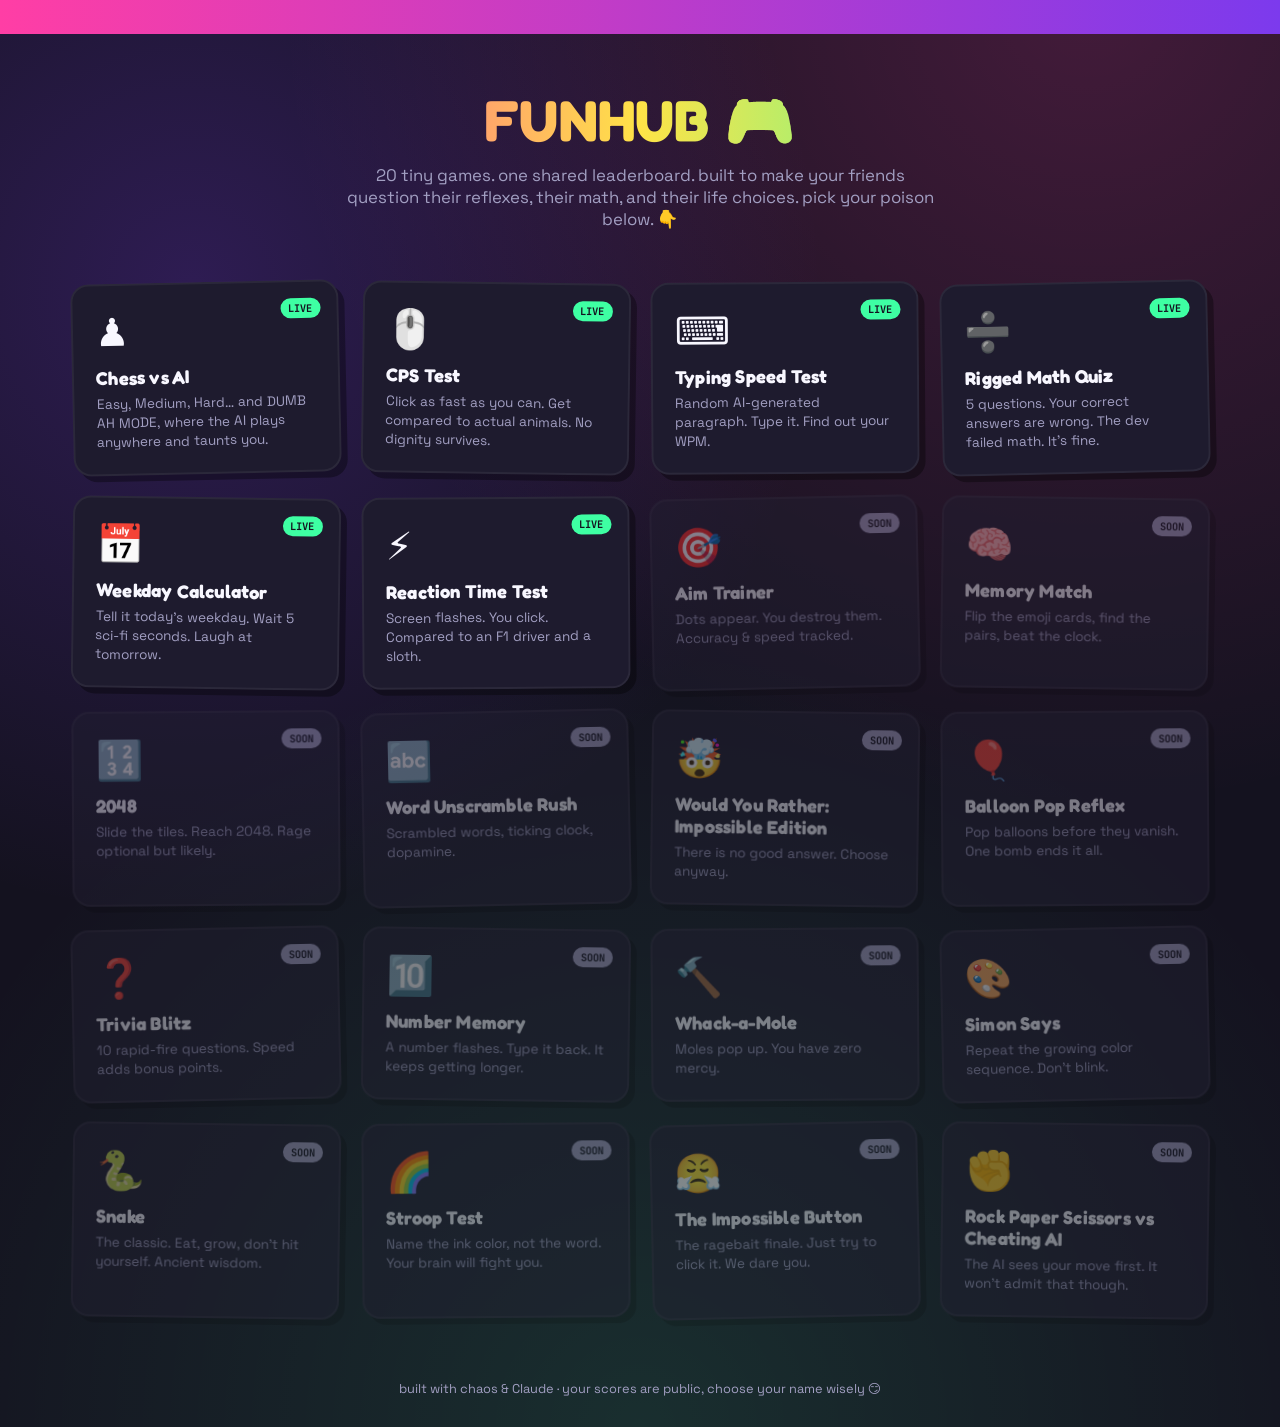
<file: index.html>
<!DOCTYPE html>
<html lang="en">
<head>
<meta charset="UTF-8">
<meta name="viewport" content="width=device-width, initial-scale=1.0">
<title>FunHub 🎮 — 20 games, 1 leaderboard, 0 chill</title>
<link rel="stylesheet" href="styles.css">
</head>
<body>

<div class="ticker">
  <div class="ticker__track mono">
    🏆 SCORES ARE SHARED — EVERYONE SEES YOUR SHAME &nbsp;•&nbsp; ♟️ CHESS AI NOW CHEATS ON PURPOSE &nbsp;•&nbsp; 📅 WEEKDAY CALCULATOR CONSULTS NASA &nbsp;•&nbsp; ➗ MATH QUIZ RIGGED BY DESIGN &nbsp;•&nbsp; 🖱️ CLICK FASTER THAN A SLOTH, PLEASE &nbsp;•&nbsp; 🏆 SCORES ARE SHARED — EVERYONE SEES YOUR SHAME &nbsp;•&nbsp; ♟️ CHESS AI NOW CHEATS ON PURPOSE &nbsp;•&nbsp; 📅 WEEKDAY CALCULATOR CONSULTS NASA &nbsp;•&nbsp; ➗ MATH QUIZ RIGGED BY DESIGN &nbsp;•&nbsp; 🖱️ CLICK FASTER THAN A SLOTH, PLEASE &nbsp;•&nbsp;
  </div>
</div>

<div class="hero">
  <h1>FUNHUB 🎮</h1>
  <p>20 tiny games. one shared leaderboard. built to make your friends question their reflexes, their math, and their life choices. pick your poison below. 👇</p>
</div>

<div class="grid" id="grid"></div>

<footer>built with chaos & Claude · your scores are public, choose your name wisely 😏</footer>

<script>
  const games = [
    { slug: "chess",       emoji: "♟️", title: "Chess vs AI", desc: "Easy, Medium, Hard… and DUMB AH MODE, where the AI plays anywhere and taunts you.", live: true },
    { slug: "cps",         emoji: "🖱️", title: "CPS Test", desc: "Click as fast as you can. Get compared to actual animals. No dignity survives.", live: true },
    { slug: "typing",      emoji: "⌨️", title: "Typing Speed Test", desc: "Random AI-generated paragraph. Type it. Find out your WPM.", live: true },
    { slug: "mathquiz",    emoji: "➗", title: "Rigged Math Quiz", desc: "5 questions. Your correct answers are wrong. The dev failed math. It's fine.", live: true },
    { slug: "weekday",     emoji: "📅", title: "Weekday Calculator", desc: "Tell it today's weekday. Wait 5 sci-fi seconds. Laugh at tomorrow.", live: true },
    { slug: "reaction",    emoji: "⚡", title: "Reaction Time Test", desc: "Screen flashes. You click. Compared to an F1 driver and a sloth.", live: true },
    { slug: "aim",         emoji: "🎯", title: "Aim Trainer", desc: "Dots appear. You destroy them. Accuracy & speed tracked.", live: false },
    { slug: "memory",      emoji: "🧠", title: "Memory Match", desc: "Flip the emoji cards, find the pairs, beat the clock.", live: false },
    { slug: "2048",        emoji: "🔢", title: "2048", desc: "Slide the tiles. Reach 2048. Rage optional but likely.", live: false },
    { slug: "unscramble",  emoji: "🔤", title: "Word Unscramble Rush", desc: "Scrambled words, ticking clock, dopamine.", live: false },
    { slug: "wouldyourather", emoji: "🤯", title: "Would You Rather: Impossible Edition", desc: "There is no good answer. Choose anyway.", live: false },
    { slug: "balloon",     emoji: "🎈", title: "Balloon Pop Reflex", desc: "Pop balloons before they vanish. One bomb ends it all.", live: false },
    { slug: "trivia",      emoji: "❓", title: "Trivia Blitz", desc: "10 rapid-fire questions. Speed adds bonus points.", live: false },
    { slug: "numbermemory",emoji: "🔟", title: "Number Memory", desc: "A number flashes. Type it back. It keeps getting longer.", live: false },
    { slug: "whackamole",  emoji: "🔨", title: "Whack-a-Mole", desc: "Moles pop up. You have zero mercy.", live: false },
    { slug: "simonsays",   emoji: "🎨", title: "Simon Says", desc: "Repeat the growing color sequence. Don't blink.", live: false },
    { slug: "snake",       emoji: "🐍", title: "Snake", desc: "The classic. Eat, grow, don't hit yourself. Ancient wisdom.", live: false },
    { slug: "stroop",      emoji: "🌈", title: "Stroop Test", desc: "Name the ink color, not the word. Your brain will fight you.", live: false },
    { slug: "impossiblebutton", emoji: "😤", title: "The Impossible Button", desc: "The ragebait finale. Just try to click it. We dare you.", live: false },
    { slug: "rpsai",       emoji: "✊", title: "Rock Paper Scissors vs Cheating AI", desc: "The AI sees your move first. It won't admit that though.", live: false },
  ];

  const grid = document.getElementById("grid");
  grid.innerHTML = games.map(g => `
    <a class="card ${g.live ? "" : "disabled"}" ${g.live ? `href="games/${g.slug}/index.html"` : "tabindex='-1'"}>
      <span class="tag ${g.live ? "" : "soon"}">${g.live ? "LIVE" : "SOON"}</span>
      <span class="emoji">${g.emoji}</span>
      <h3>${g.title}</h3>
      <p>${g.desc}</p>
    </a>
  `).join("");
</script>

</body>
</html>
</file>
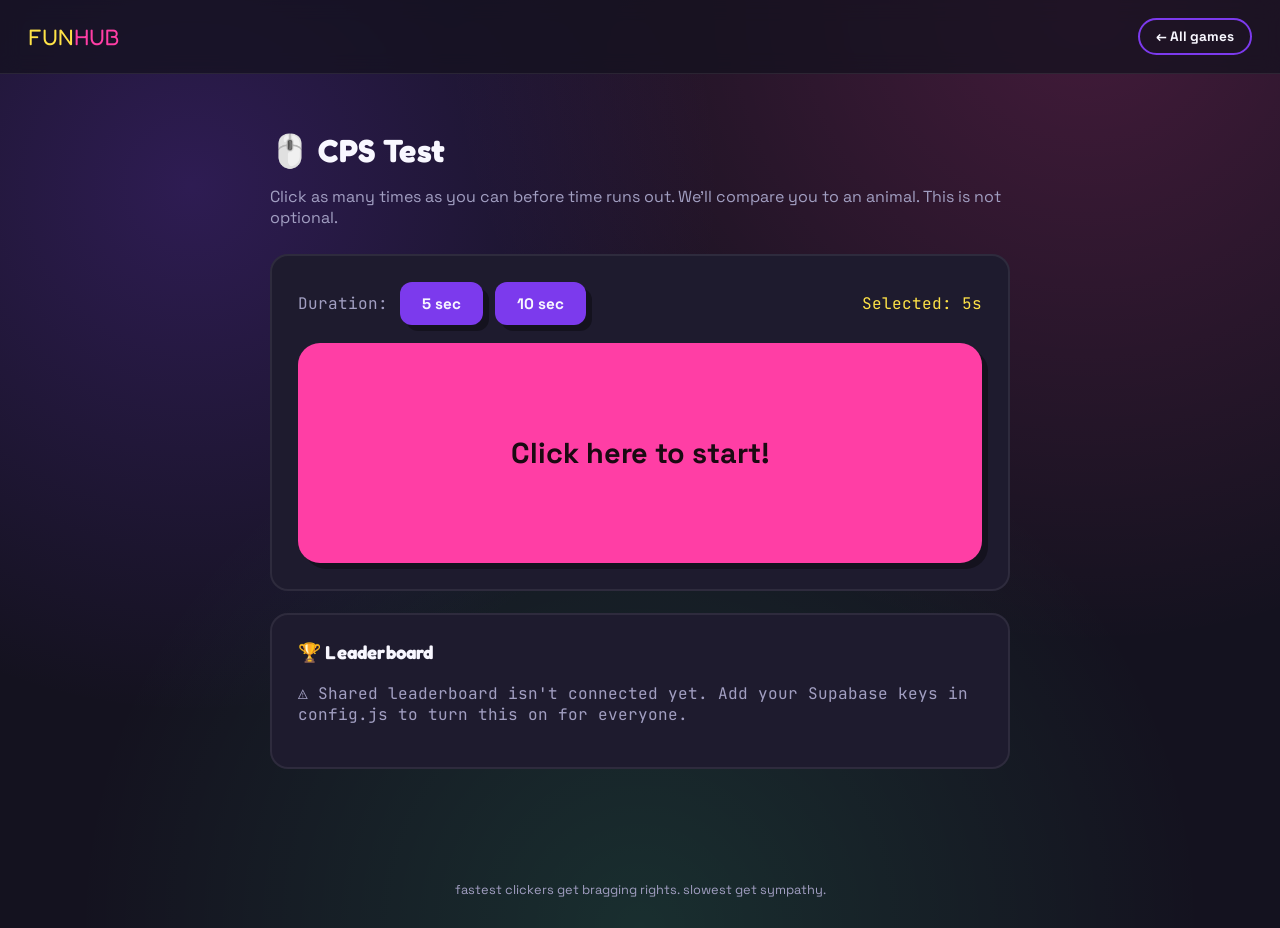
<file: games/cps/index.html>
<!DOCTYPE html>
<html lang="en">
<head>
<meta charset="UTF-8">
<meta name="viewport" content="width=device-width, initial-scale=1.0">
<title>CPS Test 🖱️ — FunHub</title>
<link rel="stylesheet" href="../../styles.css">
</head>
<body>

<div class="topbar">
  <div class="logo">FUN<span>HUB</span></div>
  <a class="back" href="../../index.html">← All games</a>
</div>

<div class="game-wrap">
  <h1>🖱️ CPS Test</h1>
  <p class="sub">Click as many times as you can before time runs out. We'll compare you to an animal. This is not optional.</p>

  <div class="panel">
    <div style="display:flex; gap:12px; margin-bottom:18px; flex-wrap:wrap; align-items:center;">
      <span class="mono" style="color:var(--muted)">Duration:</span>
      <button class="btn btn-purple" id="dur5">5 sec</button>
      <button class="btn btn-purple" id="dur10">10 sec</button>
      <span class="mono" id="durLabel" style="margin-left:auto; color:var(--yellow);">Selected: 5s</span>
    </div>

    <button id="clickBox" class="btn btn-pink" style="width:100%; height:220px; font-size:1.8rem; border-radius:22px;">
      Click here to start!
    </button>

    <div id="resultBox" style="display:none; text-align:center; margin-top:20px;">
      <h2 id="cpsResult" class="display" style="color:var(--yellow); font-size:2.4rem; margin:6px 0;"></h2>
      <p id="animalResult" style="font-size:1.3rem; margin:0 0 16px;"></p>
      <div style="display:flex; gap:10px; justify-content:center; flex-wrap:wrap;">
        <input type="text" id="nameInput" placeholder="Your name" maxlength="20">
        <button class="btn btn-mint" id="submitBtn">Submit to leaderboard</button>
        <button class="btn btn-purple" id="retryBtn">Try again</button>
      </div>
      <p id="submitStatus" class="mono" style="color:var(--muted); margin-top:8px;"></p>
    </div>
  </div>

  <div class="panel">
    <h3 style="margin-top:0;">🏆 Leaderboard</h3>
    <div class="leaderboard" id="leaderboard"></div>
  </div>
</div>

<footer>fastest clickers get bragging rights. slowest get sympathy.</footer>

<script src="../../config.js"></script>
<script src="../../js/leaderboard.js"></script>
<script src="cps.js"></script>
</body>
</html>
</file>
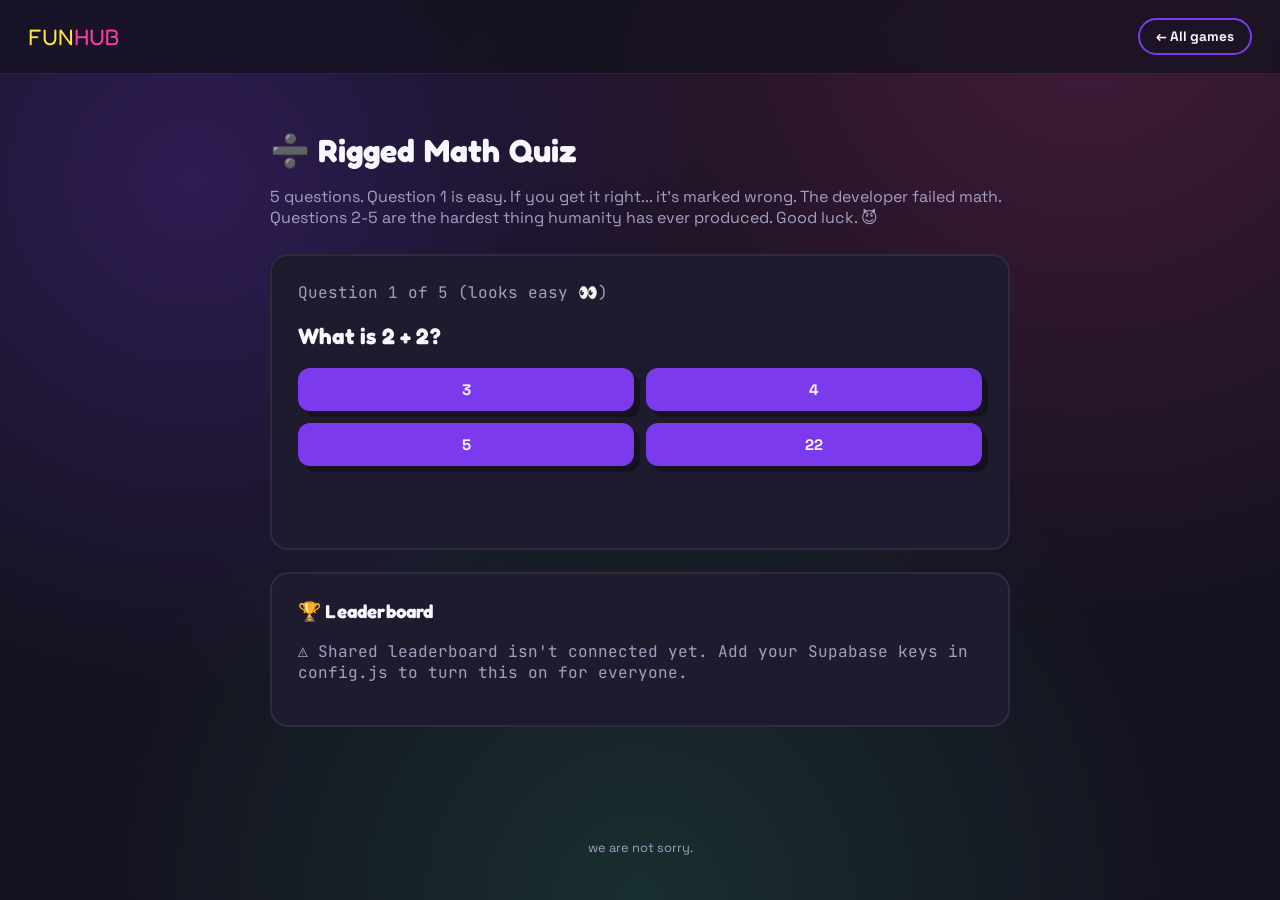
<file: games/mathquiz/index.html>
<!DOCTYPE html>
<html lang="en">
<head>
<meta charset="UTF-8">
<meta name="viewport" content="width=device-width, initial-scale=1.0">
<title>Rigged Math Quiz ➗ — FunHub</title>
<link rel="stylesheet" href="../../styles.css">
</head>
<body>

<div class="topbar">
  <div class="logo">FUN<span>HUB</span></div>
  <a class="back" href="../../index.html">← All games</a>
</div>

<div class="game-wrap">
  <h1>➗ Rigged Math Quiz</h1>
  <p class="sub">5 questions. Question 1 is easy. If you get it right... it's marked wrong. The developer failed math. Questions 2-5 are the hardest thing humanity has ever produced. Good luck. 😈</p>

  <div class="panel" id="quizPanel">
    <p class="mono" id="qCounter" style="color:var(--muted); margin-top:0;"></p>
    <h2 id="qText" style="font-size:1.4rem;"></h2>
    <div id="options" style="display:grid; grid-template-columns:1fr 1fr; gap:12px; margin-top:16px;"></div>
    <p id="feedback" style="margin-top:16px; font-weight:700; min-height:24px;"></p>
  </div>

  <div class="panel" id="resultPanel" style="display:none; text-align:center;">
    <h2 id="finalScore" class="display" style="color:var(--yellow); font-size:2.2rem;"></h2>
    <p id="finalMsg" style="color:var(--muted);"></p>
    <div style="display:flex; gap:10px; justify-content:center; flex-wrap:wrap; margin-top:14px;">
      <input type="text" id="nameInput" placeholder="Your name" maxlength="20">
      <button class="btn btn-mint" id="submitBtn">Submit to leaderboard</button>
      <button class="btn btn-purple" id="retryBtn">Try again</button>
    </div>
    <p id="submitStatus" class="mono" style="color:var(--muted); margin-top:8px;"></p>
  </div>

  <div class="panel">
    <h3 style="margin-top:0;">🏆 Leaderboard</h3>
    <div class="leaderboard" id="leaderboard"></div>
  </div>
</div>

<footer>we are not sorry.</footer>

<script src="../../config.js"></script>
<script src="../../js/leaderboard.js"></script>
<script src="mathquiz.js"></script>
</body>
</html>
</file>
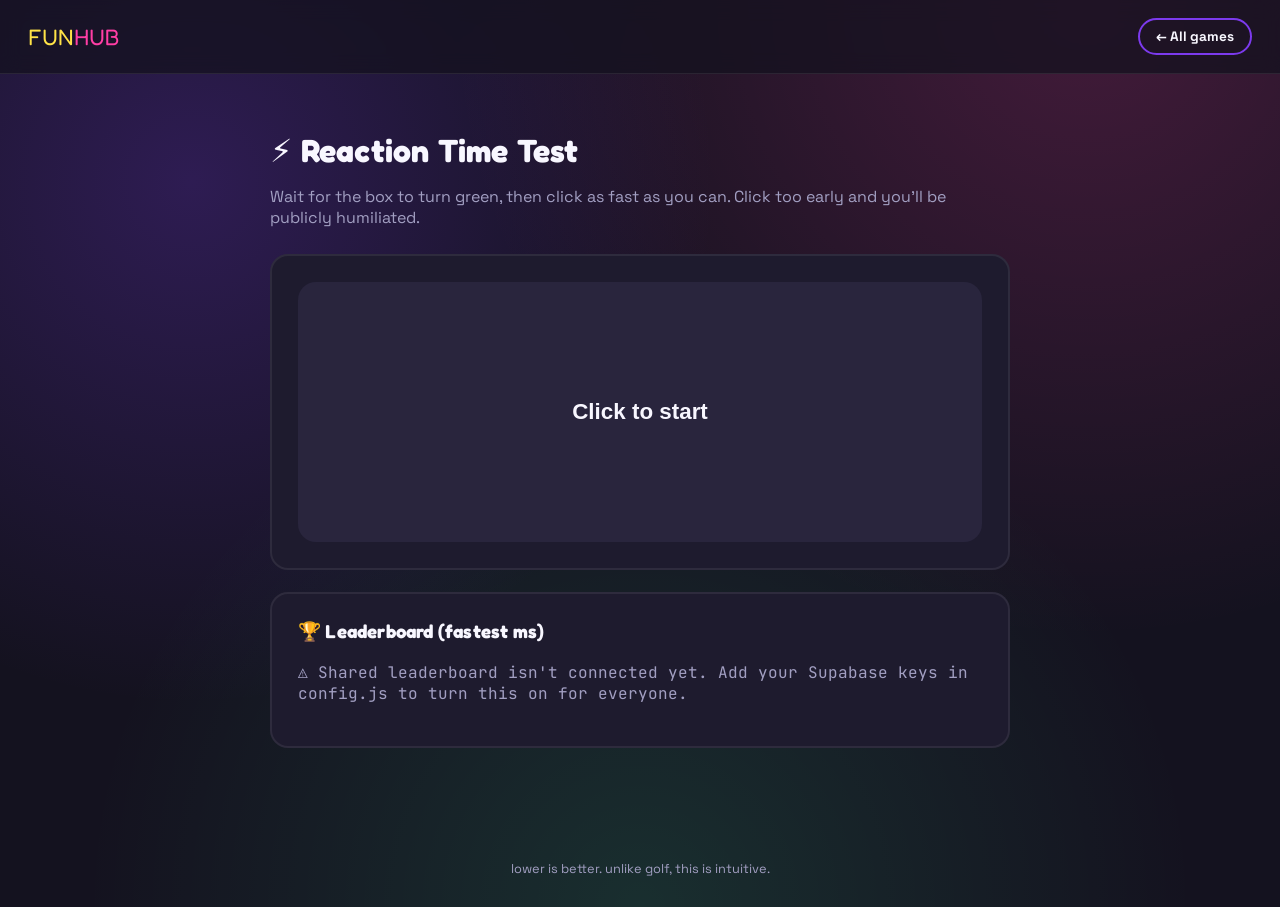
<file: games/reaction/index.html>
<!DOCTYPE html>
<html lang="en">
<head>
<meta charset="UTF-8">
<meta name="viewport" content="width=device-width, initial-scale=1.0">
<title>Reaction Time Test ⚡ — FunHub</title>
<link rel="stylesheet" href="../../styles.css">
</head>
<body>

<div class="topbar">
  <div class="logo">FUN<span>HUB</span></div>
  <a class="back" href="../../index.html">← All games</a>
</div>

<div class="game-wrap">
  <h1>⚡ Reaction Time Test</h1>
  <p class="sub">Wait for the box to turn green, then click as fast as you can. Click too early and you'll be publicly humiliated.</p>

  <div class="panel">
    <button id="box" style="width:100%; height:260px; border:none; border-radius:18px; font-size:1.4rem; font-weight:700; cursor:pointer; background:var(--ink-3); color:var(--white);">
      Click to start
    </button>

    <div id="resultBox" style="display:none; text-align:center; margin-top:20px;">
      <h2 id="timeResult" class="display" style="color:var(--yellow); font-size:2.4rem; margin:6px 0;"></h2>
      <p id="compareResult" style="font-size:1.15rem; margin:0 0 16px;"></p>
      <div style="display:flex; gap:10px; justify-content:center; flex-wrap:wrap;">
        <input type="text" id="nameInput" placeholder="Your name" maxlength="20">
        <button class="btn btn-mint" id="submitBtn">Submit to leaderboard</button>
        <button class="btn btn-purple" id="retryBtn">Try again</button>
      </div>
      <p id="submitStatus" class="mono" style="color:var(--muted); margin-top:8px;"></p>
    </div>
  </div>

  <div class="panel">
    <h3 style="margin-top:0;">🏆 Leaderboard (fastest ms)</h3>
    <div class="leaderboard" id="leaderboard"></div>
  </div>
</div>

<footer>lower is better. unlike golf, this is intuitive.</footer>

<script src="../../config.js"></script>
<script src="../../js/leaderboard.js"></script>
<script src="reaction.js"></script>
</body>
</html>
</file>
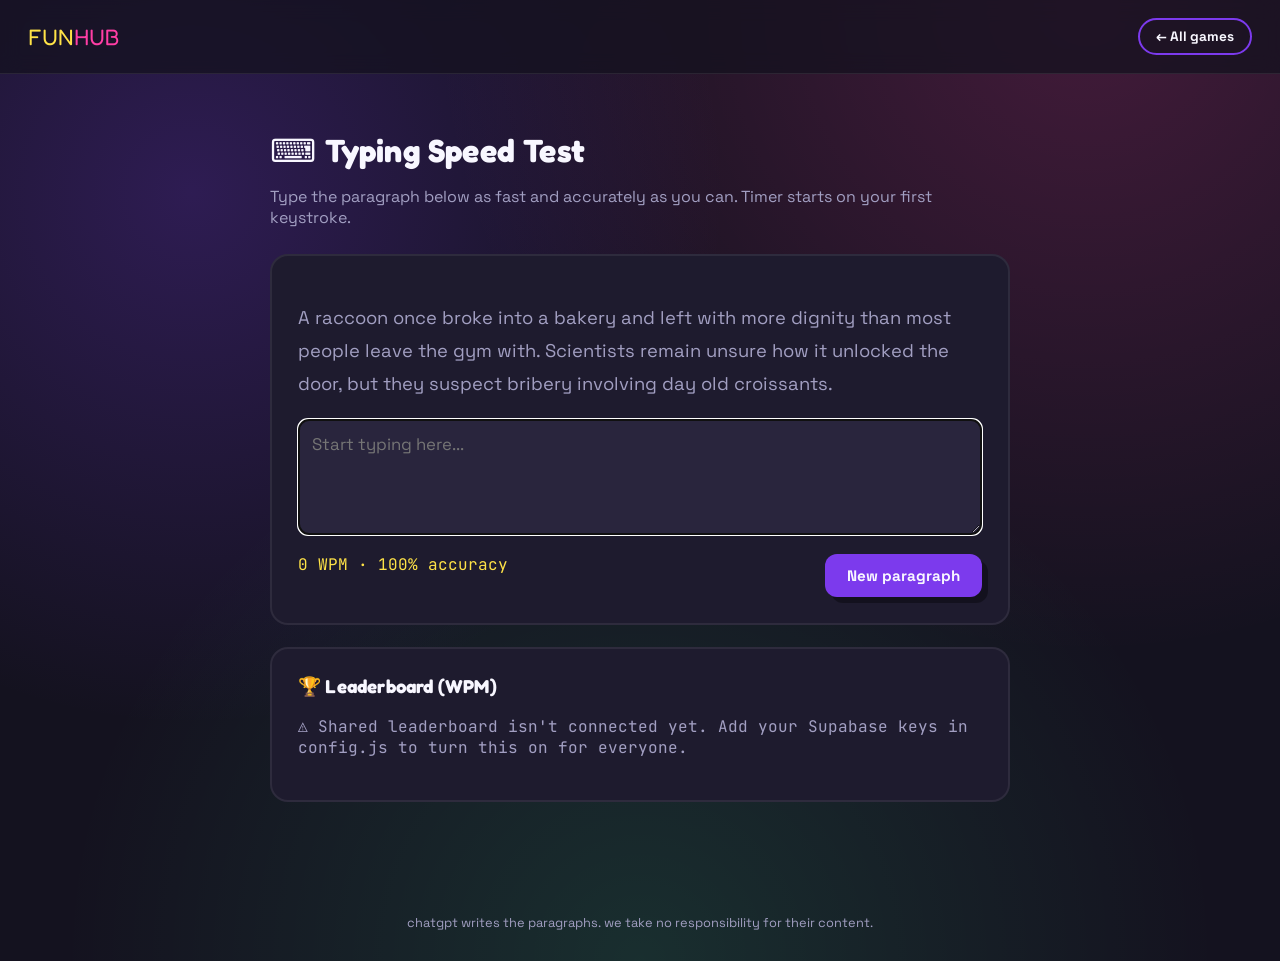
<file: games/typing/index.html>
<!DOCTYPE html>
<html lang="en">
<head>
<meta charset="UTF-8">
<meta name="viewport" content="width=device-width, initial-scale=1.0">
<title>Typing Speed Test ⌨️ — FunHub</title>
<link rel="stylesheet" href="../../styles.css">
</head>
<body>

<div class="topbar">
  <div class="logo">FUN<span>HUB</span></div>
  <a class="back" href="../../index.html">← All games</a>
</div>

<div class="game-wrap">
  <h1>⌨️ Typing Speed Test</h1>
  <p class="sub">Type the paragraph below as fast and accurately as you can. Timer starts on your first keystroke.</p>

  <div class="panel">
    <p id="promptText" style="font-size:1.15rem; line-height:1.8; color:var(--muted); user-select:none;"></p>
    <textarea id="typeArea" rows="4" style="width:100%; font-family:var(--font-body); font-size:1.05rem; padding:12px; border-radius:10px; border:2px solid rgba(255,255,255,0.1); background:var(--ink-3); color:var(--white);" placeholder="Start typing here..."></textarea>
    <div style="display:flex; justify-content:space-between; margin-top:14px; flex-wrap:wrap; gap:10px;">
      <span class="mono" id="liveStats" style="color:var(--yellow);">0 WPM · 100% accuracy</span>
      <button class="btn btn-purple" id="newPara">New paragraph</button>
    </div>

    <div id="resultBox" style="display:none; text-align:center; margin-top:20px;">
      <h2 id="wpmResult" class="display" style="color:var(--yellow); font-size:2.4rem; margin:6px 0;"></h2>
      <p id="accResult" style="font-size:1.1rem; margin:0 0 16px; color:var(--muted);"></p>
      <div style="display:flex; gap:10px; justify-content:center; flex-wrap:wrap;">
        <input type="text" id="nameInput" placeholder="Your name" maxlength="20">
        <button class="btn btn-mint" id="submitBtn">Submit to leaderboard</button>
        <button class="btn btn-purple" id="retryBtn">Try again</button>
      </div>
      <p id="submitStatus" class="mono" style="color:var(--muted); margin-top:8px;"></p>
    </div>
  </div>

  <div class="panel">
    <h3 style="margin-top:0;">🏆 Leaderboard (WPM)</h3>
    <div class="leaderboard" id="leaderboard"></div>
  </div>
</div>

<footer>chatgpt writes the paragraphs. we take no responsibility for their content.</footer>

<script src="../../config.js"></script>
<script src="../../js/leaderboard.js"></script>
<script src="typing.js"></script>
</body>
</html>
</file>
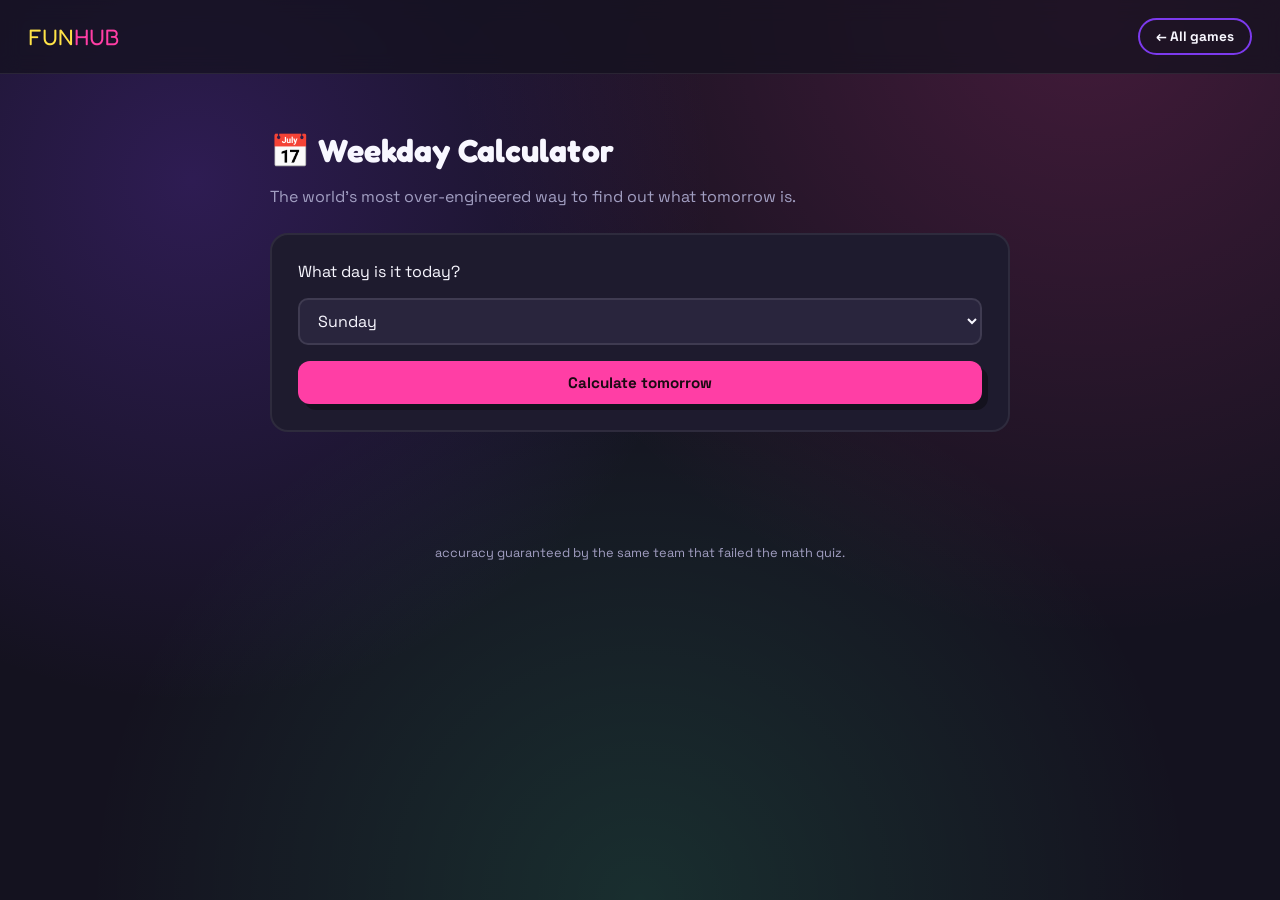
<file: games/weekday/index.html>
<!DOCTYPE html>
<html lang="en">
<head>
<meta charset="UTF-8">
<meta name="viewport" content="width=device-width, initial-scale=1.0">
<title>Weekday Calculator 📅 — FunHub</title>
<link rel="stylesheet" href="../../styles.css">
</head>
<body>

<div class="topbar">
  <div class="logo">FUN<span>HUB</span></div>
  <a class="back" href="../../index.html">← All games</a>
</div>

<div class="game-wrap">
  <h1>📅 Weekday Calculator</h1>
  <p class="sub">The world's most over-engineered way to find out what tomorrow is.</p>

  <div class="panel">
    <p style="margin-top:0;">What day is it today?</p>
    <select id="todaySelect" style="width:100%; margin-bottom:16px;">
      <option value="0">Sunday</option>
      <option value="1">Monday</option>
      <option value="2">Tuesday</option>
      <option value="3">Wednesday</option>
      <option value="4">Thursday</option>
      <option value="5">Friday</option>
      <option value="6">Saturday</option>
    </select>
    <button class="btn btn-pink" id="calcBtn" style="width:100%;">Calculate tomorrow</button>

    <div id="loadingBox" style="display:none; margin-top:20px; text-align:center;">
      <p class="mono" id="loadingLine" style="color:var(--mint); font-size:1.05rem;"></p>
    </div>

    <div id="resultBox" style="display:none; margin-top:20px; text-align:center;">
      <h2 id="tomorrowResult" class="display" style="color:var(--yellow); font-size:2.4rem;"></h2>
      <p style="color:var(--muted);">Calculation confirmed with 100% scientific confidence.</p>
      <button class="btn btn-purple" id="againBtn" style="margin-top:10px;">Do it again</button>
    </div>
  </div>
</div>

<footer>accuracy guaranteed by the same team that failed the math quiz.</footer>

<script src="weekday.js"></script>
</body>
</html>
</file>
<file: styles.css>
/* =========================================================
   FUNHUB — shared design system
   Palette: ink night / hot pink / electric purple / cyber yellow / mint
   ========================================================= */

@import url('https://fonts.googleapis.com/css2?family=Fredoka:wght@500;600;700&family=Space+Grotesk:wght@400;500;700&family=JetBrains+Mono:wght@500;700&display=swap');

:root {
  --ink: #14121f;
  --ink-2: #1e1b2e;
  --ink-3: #29253d;
  --pink: #ff3ea5;
  --purple: #7c3aed;
  --yellow: #ffe347;
  --mint: #3effa3;
  --white: #f8f7ff;
  --muted: #a29fc2;

  --font-display: 'Fredoka', system-ui, sans-serif;
  --font-body: 'Space Grotesk', system-ui, sans-serif;
  --font-mono: 'JetBrains Mono', monospace;

  --radius: 18px;
  --shadow-hard: 6px 6px 0 rgba(0,0,0,0.35);
}

* { box-sizing: border-box; }

html { scroll-behavior: smooth; }

body {
  margin: 0;
  background: var(--ink);
  color: var(--white);
  font-family: var(--font-body);
  min-height: 100vh;
  background-image:
    radial-gradient(circle at 15% 20%, rgba(124,58,237,0.25), transparent 40%),
    radial-gradient(circle at 85% 0%, rgba(255,62,165,0.2), transparent 45%),
    radial-gradient(circle at 50% 100%, rgba(62,255,163,0.12), transparent 50%);
}

h1, h2, h3, .display {
  font-family: var(--font-display);
  font-weight: 700;
  letter-spacing: 0.2px;
}

a { color: inherit; text-decoration: none; }

.mono { font-family: var(--font-mono); }

/* ---------- top bar ---------- */
.topbar {
  display: flex;
  align-items: center;
  justify-content: space-between;
  padding: 18px 28px;
  position: sticky;
  top: 0;
  z-index: 50;
  background: rgba(20,18,31,0.75);
  backdrop-filter: blur(10px);
  border-bottom: 1px solid rgba(255,255,255,0.08);
}

.topbar .logo {
  font-family: var(--font-display);
  font-size: 1.4rem;
  color: var(--yellow);
}
.topbar .logo span { color: var(--pink); }

.topbar a.back {
  font-family: var(--font-body);
  font-weight: 700;
  padding: 8px 16px;
  border: 2px solid var(--purple);
  border-radius: 999px;
  font-size: 0.85rem;
  transition: transform 0.15s ease, background 0.15s ease;
}
.topbar a.back:hover { background: var(--purple); transform: translateY(-2px); }

/* ---------- ticker ---------- */
.ticker {
  overflow: hidden;
  white-space: nowrap;
  background: linear-gradient(90deg, var(--pink), var(--purple));
  padding: 8px 0;
  font-family: var(--font-mono);
  font-weight: 700;
  font-size: 0.85rem;
}
.ticker__track {
  display: inline-block;
  padding-left: 100%;
  animation: ticker 32s linear infinite;
}
@keyframes ticker {
  0% { transform: translateX(0); }
  100% { transform: translateX(-100%); }
}

/* ---------- game grid ---------- */
.grid {
  display: grid;
  grid-template-columns: repeat(auto-fill, minmax(230px, 1fr));
  gap: 22px;
  padding: 32px;
  max-width: 1200px;
  margin: 0 auto;
}

.card {
  background: var(--ink-2);
  border-radius: var(--radius);
  padding: 22px;
  border: 2px solid rgba(255,255,255,0.06);
  box-shadow: var(--shadow-hard);
  cursor: pointer;
  transition: transform 0.18s ease, border-color 0.18s ease, box-shadow 0.18s ease;
  position: relative;
}
.card:nth-child(3n+1) { transform: rotate(-1.2deg); }
.card:nth-child(3n+2) { transform: rotate(0.8deg); }
.card:nth-child(3n)   { transform: rotate(-0.4deg); }
.card:hover {
  transform: rotate(0deg) translateY(-6px) scale(1.02);
  border-color: var(--pink);
  box-shadow: 8px 8px 0 rgba(255,62,165,0.35);
}
.card.disabled { opacity: 0.45; cursor: not-allowed; }
.card.disabled:hover { transform: none; border-color: rgba(255,255,255,0.06); box-shadow: var(--shadow-hard); }

.card .emoji { font-size: 2.4rem; display: block; margin-bottom: 10px; }
.card h3 { margin: 0 0 6px; font-size: 1.15rem; color: var(--white); }
.card p { margin: 0; color: var(--muted); font-size: 0.85rem; line-height: 1.4; }
.card .tag {
  position: absolute; top: 16px; right: 16px;
  font-family: var(--font-mono); font-size: 0.65rem; font-weight: 700;
  padding: 3px 8px; border-radius: 999px; background: var(--mint); color: var(--ink);
}
.card .tag.soon { background: var(--muted); color: var(--ink); }

/* ---------- hero ---------- */
.hero {
  max-width: 900px;
  margin: 0 auto;
  padding: 56px 28px 20px;
  text-align: center;
}
.hero h1 {
  font-size: clamp(2.2rem, 6vw, 3.6rem);
  line-height: 1.05;
  margin: 0 0 14px;
  background: linear-gradient(90deg, var(--pink), var(--yellow), var(--mint));
  -webkit-background-clip: text;
  background-clip: text;
  color: transparent;
}
.hero p { color: var(--muted); font-size: 1.05rem; max-width: 600px; margin: 0 auto; }

/* ---------- buttons ---------- */
.btn {
  font-family: var(--font-body);
  font-weight: 700;
  border: none;
  border-radius: 12px;
  padding: 12px 22px;
  cursor: pointer;
  font-size: 0.95rem;
  transition: transform 0.12s ease, filter 0.12s ease;
  box-shadow: var(--shadow-hard);
}
.btn:hover { transform: translateY(-3px); filter: brightness(1.08); }
.btn:active { transform: translateY(0); }
.btn-pink { background: var(--pink); color: #1a0a12; }
.btn-purple { background: var(--purple); color: var(--white); }
.btn-yellow { background: var(--yellow); color: #1a1600; }
.btn-mint { background: var(--mint); color: #06231a; }
.btn:disabled { opacity: 0.4; cursor: not-allowed; }

/* ---------- game page shell ---------- */
.game-wrap {
  max-width: 780px;
  margin: 0 auto;
  padding: 36px 20px 60px;
}
.game-wrap h1 { font-size: 2rem; margin-bottom: 4px; }
.game-wrap .sub { color: var(--muted); margin-bottom: 26px; }

.panel {
  background: var(--ink-2);
  border-radius: var(--radius);
  border: 2px solid rgba(255,255,255,0.07);
  padding: 26px;
  margin-bottom: 22px;
}

input[type=text], input[type=number], select {
  font-family: var(--font-body);
  background: var(--ink-3);
  border: 2px solid rgba(255,255,255,0.1);
  color: var(--white);
  padding: 10px 14px;
  border-radius: 10px;
  font-size: 1rem;
}
input:focus, select:focus, button:focus-visible, a:focus-visible {
  outline: 3px solid var(--yellow);
  outline-offset: 2px;
}

/* ---------- leaderboard ---------- */
.leaderboard { margin-top: 10px; }
.leaderboard table { width: 100%; border-collapse: collapse; }
.leaderboard th, .leaderboard td {
  text-align: left; padding: 8px 10px; font-family: var(--font-mono); font-size: 0.9rem;
}
.leaderboard th { color: var(--yellow); border-bottom: 2px solid rgba(255,255,255,0.1); }
.leaderboard tr:nth-child(even) { background: rgba(255,255,255,0.03); }
.leaderboard .rank-1 { color: var(--yellow); font-weight: 700; }
.leaderboard .rank-2 { color: var(--mint); }
.leaderboard .rank-3 { color: var(--pink); }

footer { text-align: center; color: var(--muted); padding: 30px; font-size: 0.8rem; }

@media (prefers-reduced-motion: reduce) {
  .ticker__track { animation: none; }
  * { transition: none !important; }
}
</file>
